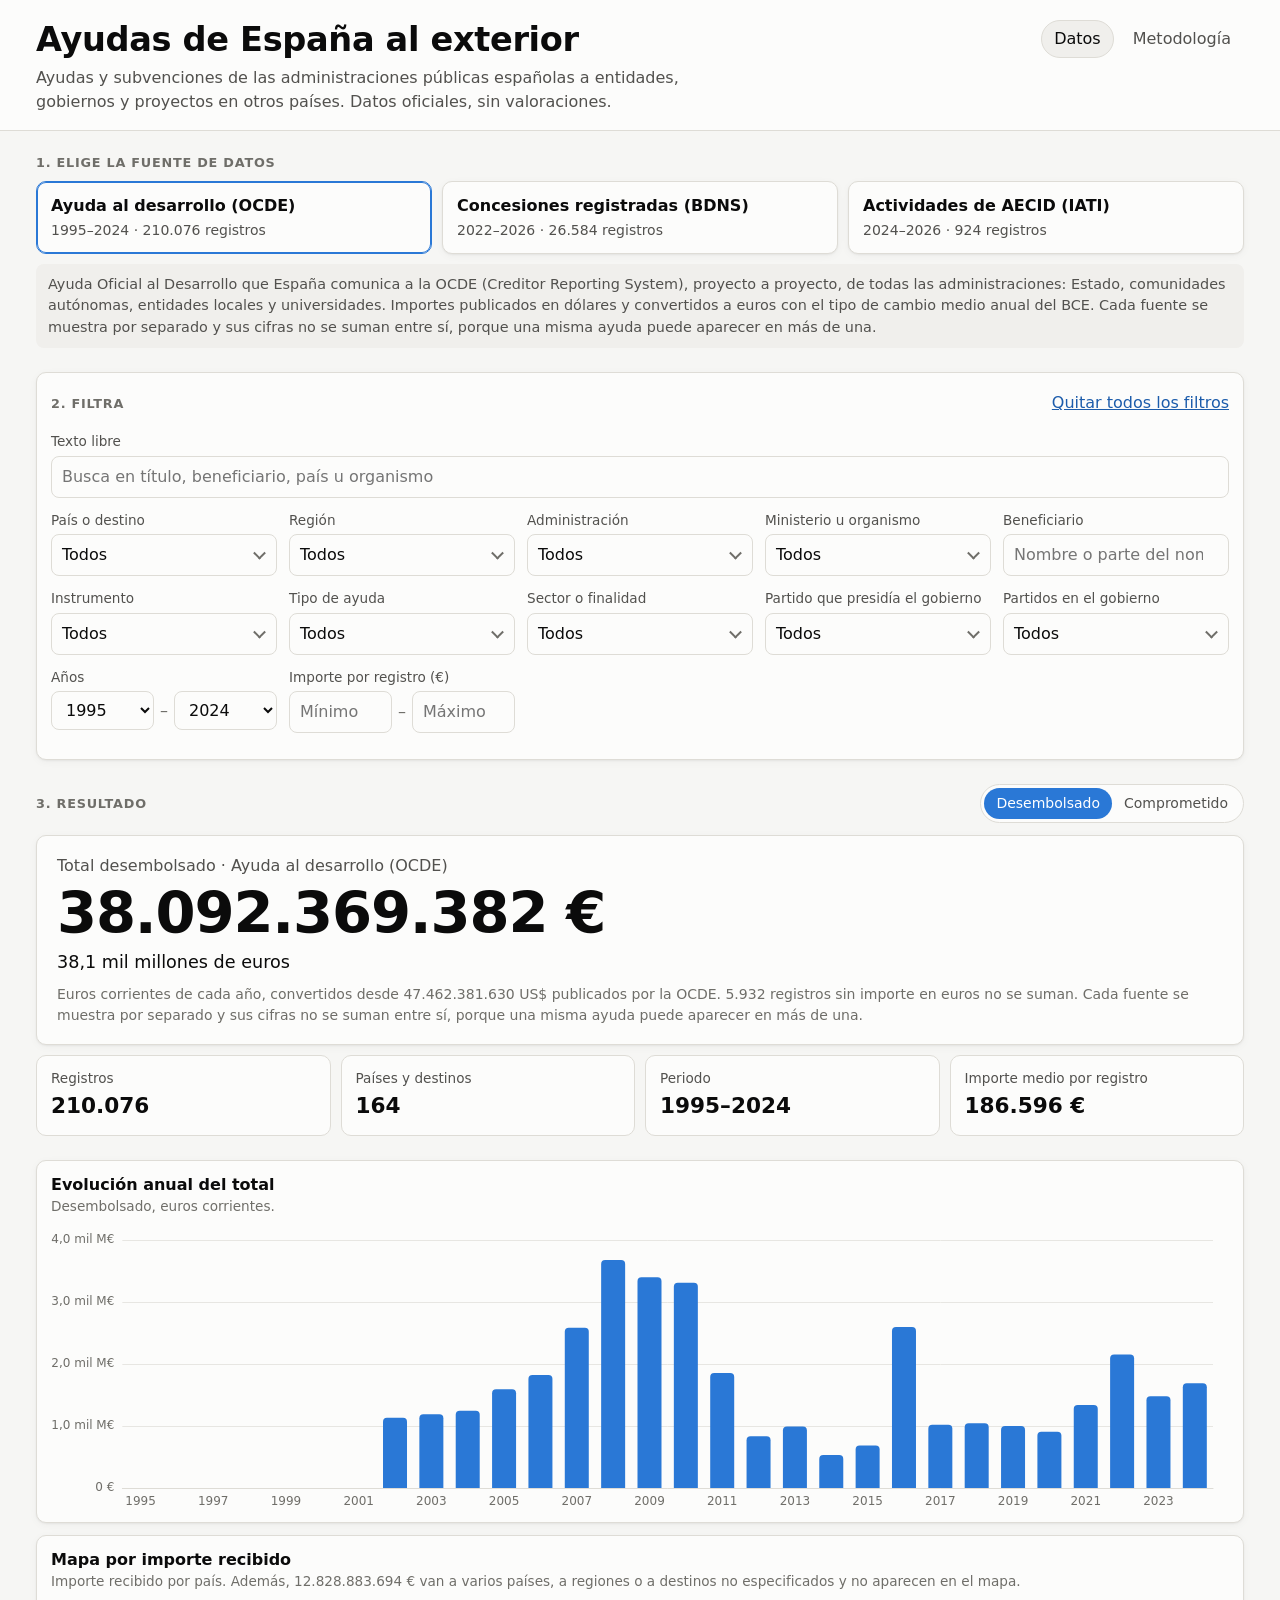
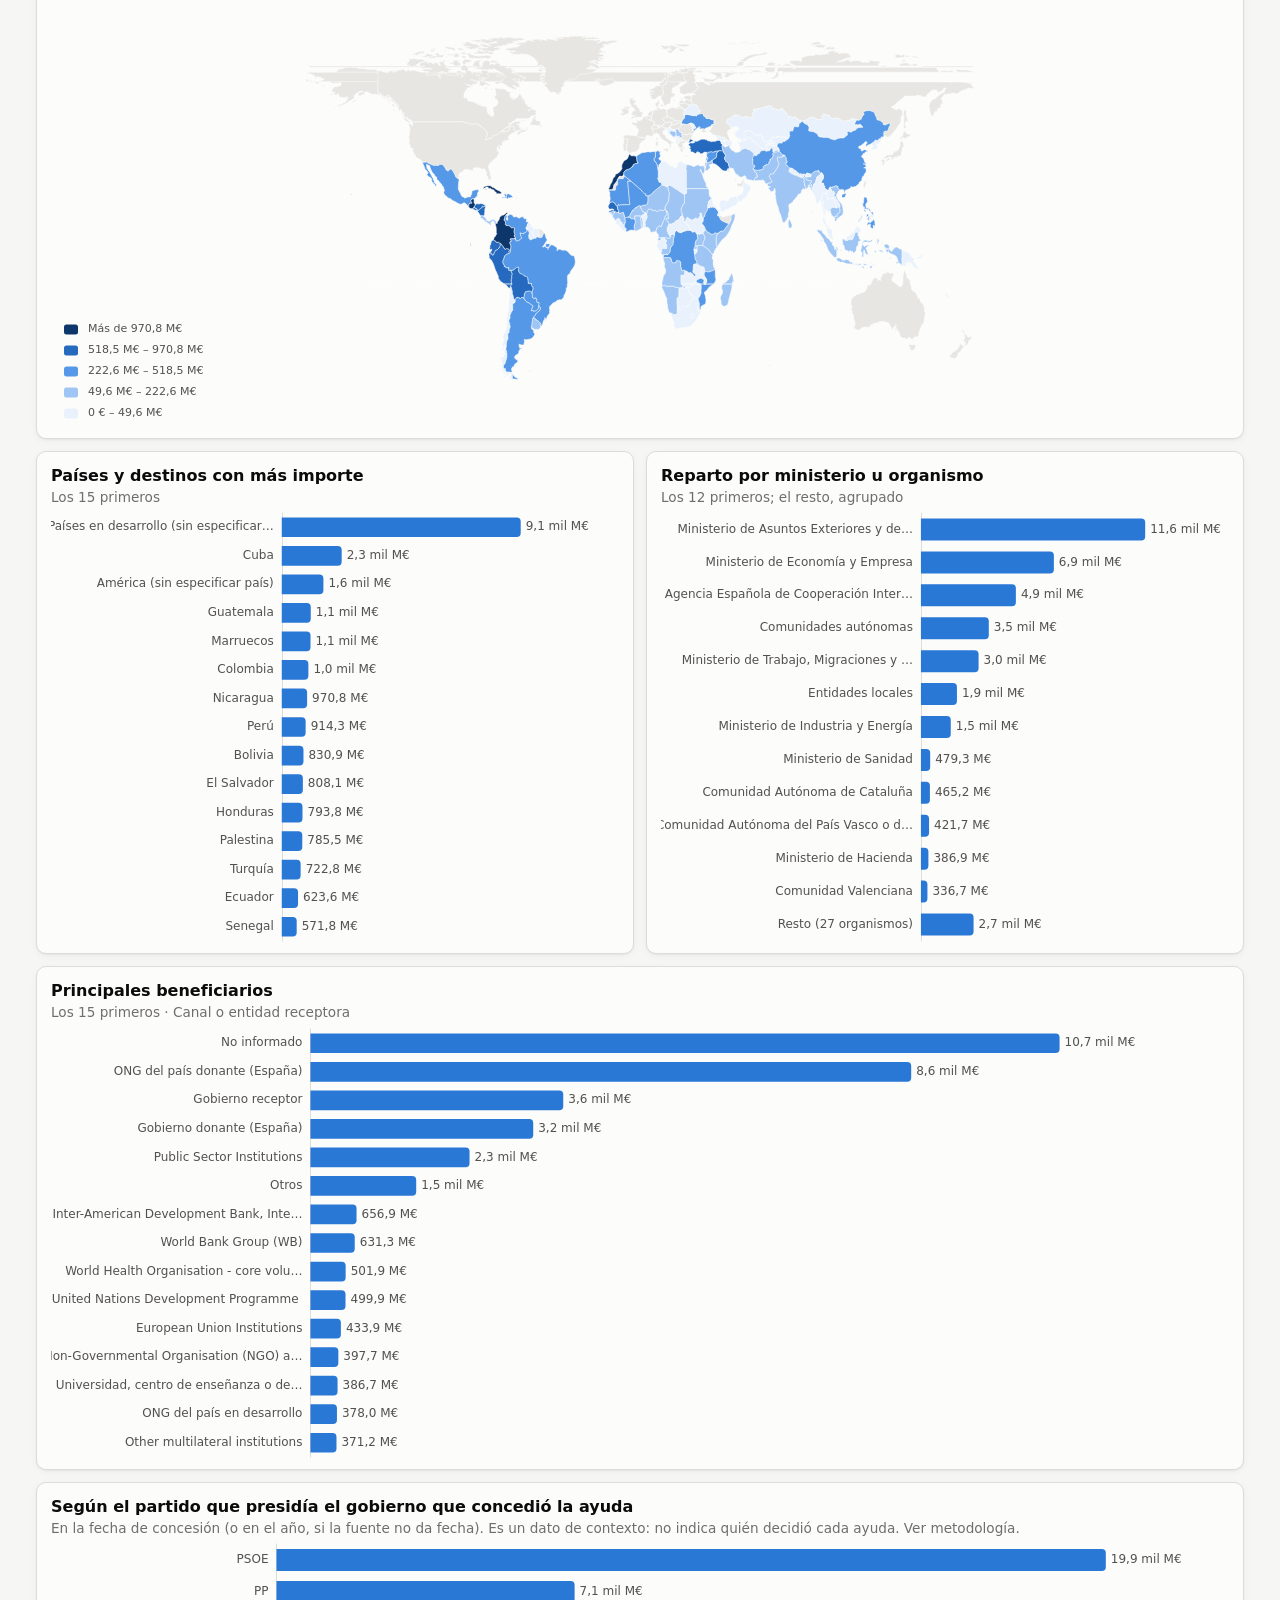
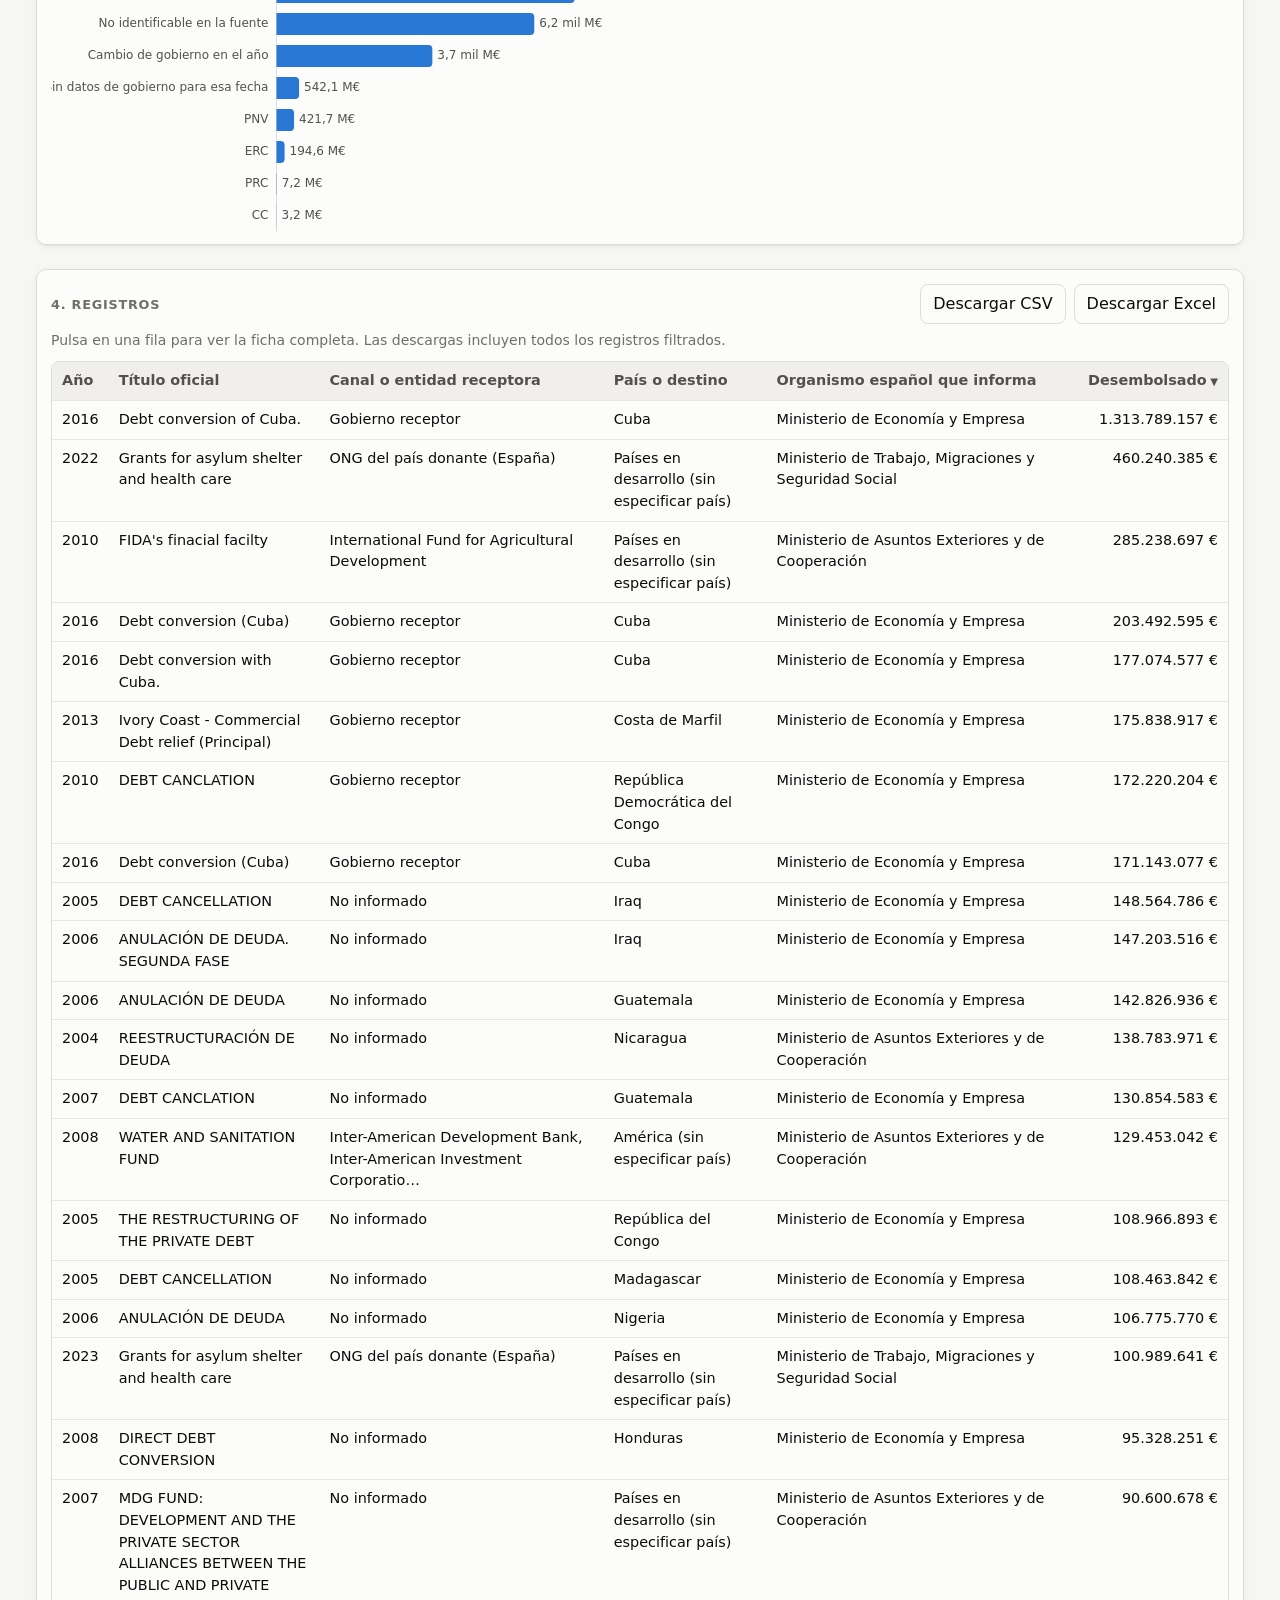
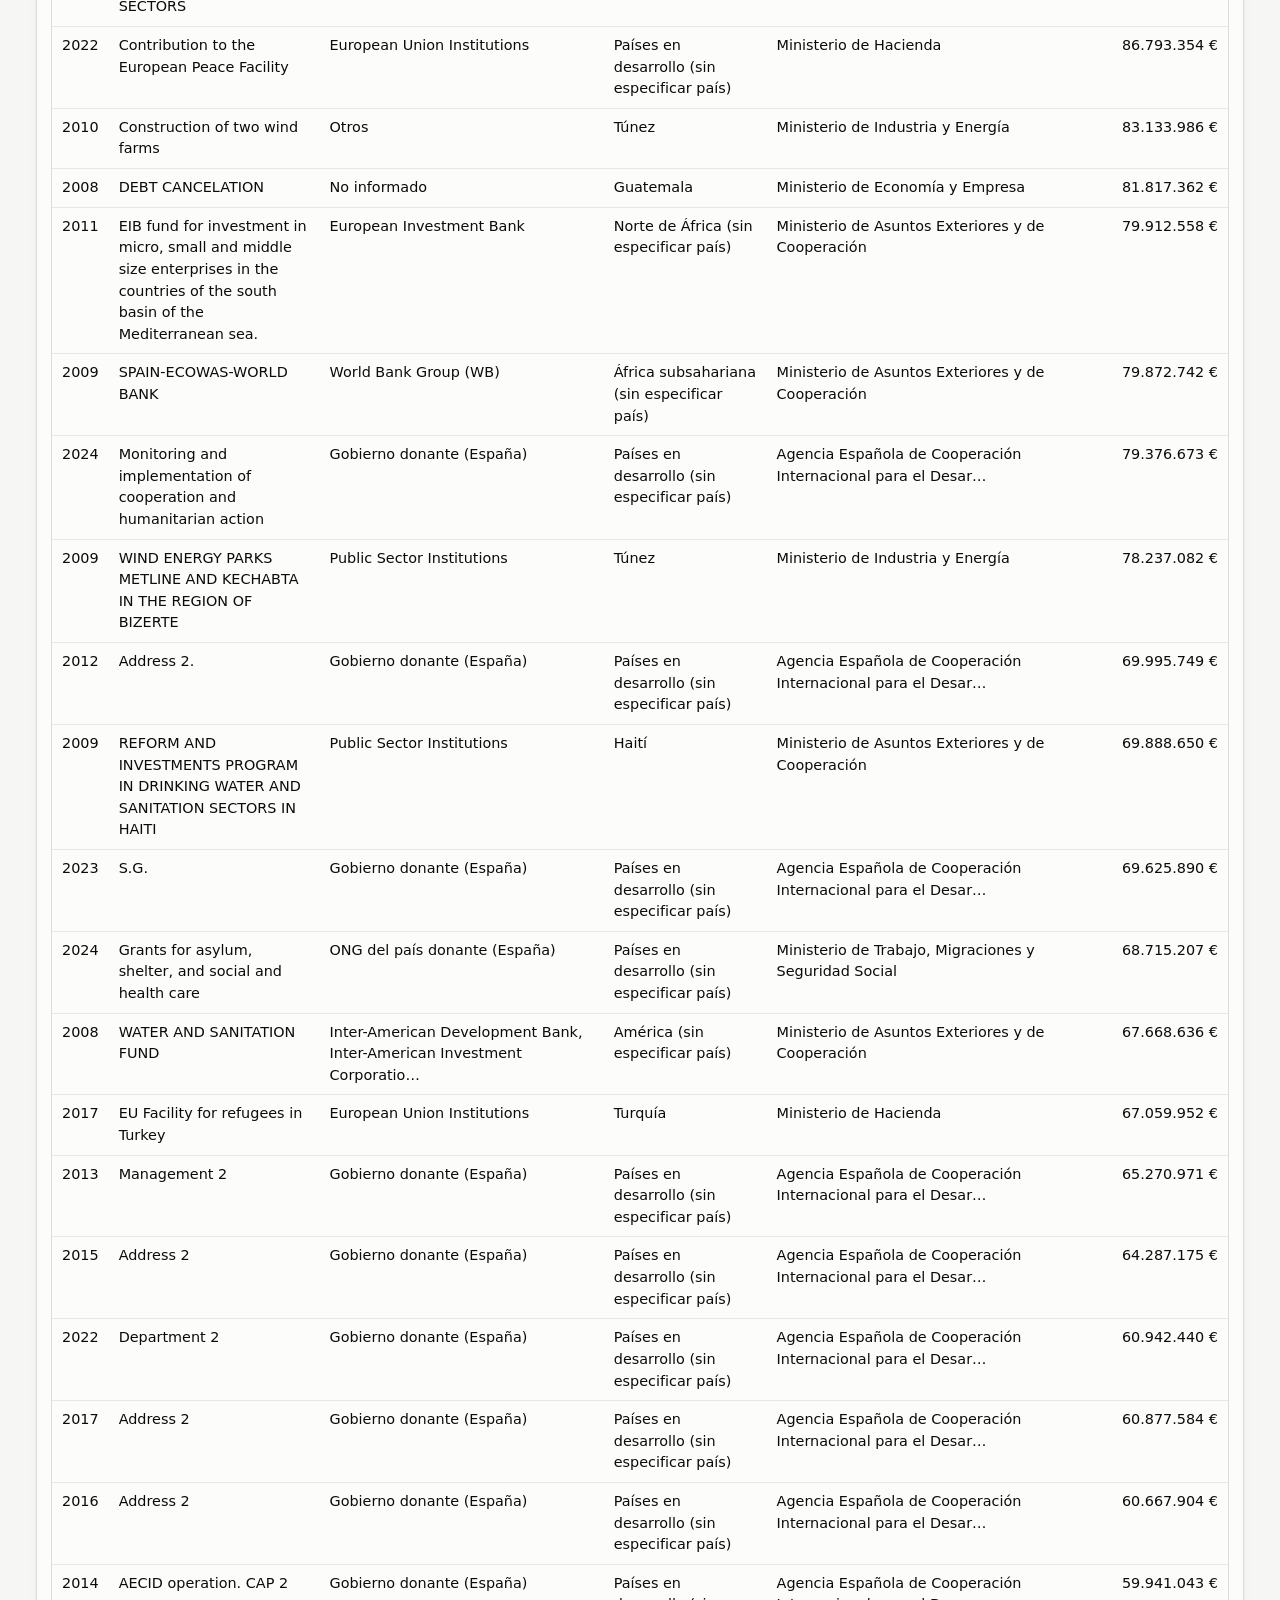
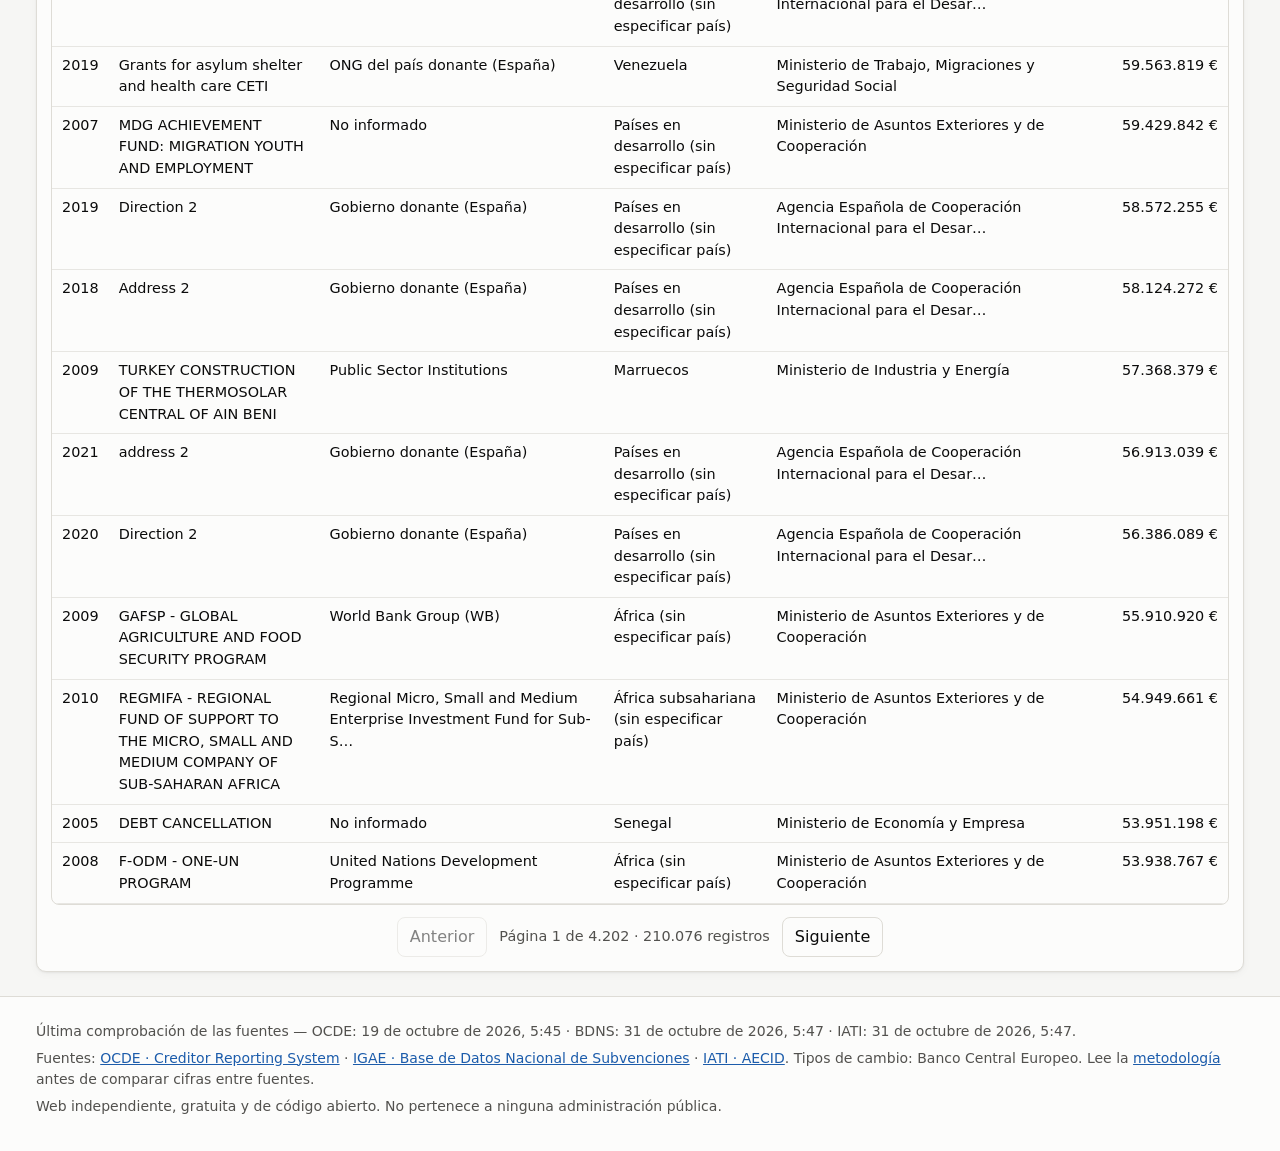
<file: index.html>
<!doctype html>
<html lang="es">
<head>
<meta charset="utf-8">
<meta name="viewport" content="width=device-width, initial-scale=1">
<title>Ayudas de España al exterior</title>
<meta name="description" content="Datos oficiales de las ayudas y subvenciones que el Gobierno de España y otras administraciones conceden a entidades, gobiernos y proyectos en otros países. Fuentes: OCDE (CRS), BDNS e IATI.">
<link rel="icon" href="data:image/svg+xml,%3Csvg xmlns='http://www.w3.org/2000/svg' viewBox='0 0 32 32'%3E%3Ccircle cx='16' cy='16' r='14' fill='none' stroke='%232a78d6' stroke-width='3'/%3E%3Cpath d='M2 16h28M16 2c5 5 5 23 0 28M16 2c-5 5-5 23 0 28' fill='none' stroke='%232a78d6' stroke-width='2'/%3E%3C/svg%3E">
<link rel="stylesheet" href="assets/style.css">
</head>
<body>
<header class="site-header">
  <div class="wrap header-row">
    <div>
      <h1>Ayudas de España al exterior</h1>
      <p class="subtitle">Ayudas y subvenciones de las administraciones públicas españolas a entidades, gobiernos y proyectos en otros países. Datos oficiales, sin valoraciones.</p>
    </div>
    <nav class="top-nav" aria-label="Secciones">
      <a href="index.html" aria-current="page">Datos</a>
      <a href="metodologia.html">Metodología</a>
    </nav>
  </div>
</header>

<main class="wrap">
  <section class="layer-picker" aria-labelledby="capa-titulo">
    <h2 id="capa-titulo" class="section-label">1. Elige la fuente de datos</h2>
    <div class="layer-tabs" role="tablist" id="layer-tabs"></div>
    <p class="layer-note" id="layer-note"></p>
  </section>

  <section class="filters" aria-labelledby="filtros-titulo">
    <div class="filters-head">
      <h2 id="filtros-titulo" class="section-label">2. Filtra</h2>
      <button type="button" class="btn-link" id="reset">Quitar todos los filtros</button>
    </div>
    <div class="filter-grid" id="filter-grid">
      <label class="field field-wide">
        <span>Texto libre</span>
        <input type="search" id="f-texto" placeholder="Busca en título, beneficiario, país u organismo">
      </label>
      <div class="field" data-ms="pn"><span>País o destino</span></div>
      <div class="field" data-ms="r"><span>Región</span></div>
      <div class="field" data-ms="adm"><span>Administración</span></div>
      <div class="field" data-ms="org"><span>Ministerio u organismo</span></div>
      <label class="field">
        <span>Beneficiario</span>
        <input type="search" id="f-benef" placeholder="Nombre o parte del nombre">
      </label>
      <div class="field" data-ms="ins"><span>Instrumento</span></div>
      <div class="field" data-ms="mod"><span>Tipo de ayuda</span></div>
      <div class="field" data-ms="sec"><span>Sector o finalidad</span></div>
      <div class="field" data-ms="gobp"><span>Partido que presidía el gobierno</span></div>
      <div class="field" data-ms="gob"><span>Partidos en el gobierno</span></div>
      <div class="field field-range">
        <span>Años</span>
        <div class="range-row">
          <select id="f-anio-desde" aria-label="Desde el año"></select>
          <span aria-hidden="true">–</span>
          <select id="f-anio-hasta" aria-label="Hasta el año"></select>
        </div>
      </div>
      <div class="field field-range">
        <span>Importe por registro (€)</span>
        <div class="range-row">
          <input type="number" id="f-min" min="0" step="1000" placeholder="Mínimo" inputmode="numeric">
          <span aria-hidden="true">–</span>
          <input type="number" id="f-max" min="0" step="1000" placeholder="Máximo" inputmode="numeric">
        </div>
      </div>
    </div>
    <div class="active-filters" id="active-filters" aria-live="polite"></div>
  </section>

  <section class="totals" aria-labelledby="totales-titulo">
    <div class="totals-head">
      <h2 id="totales-titulo" class="section-label">3. Resultado</h2>
      <div class="measure-toggle" role="radiogroup" aria-label="Importe que se suma" id="measure-toggle"></div>
    </div>
    <div class="hero" id="hero">
      <div class="hero-label" id="hero-label">Cargando datos…</div>
      <div class="hero-value" id="hero-value">—</div>
      <div class="hero-words" id="hero-words"></div>
      <div class="hero-foot" id="hero-foot"></div>
    </div>
    <div class="stat-row">
      <div class="stat"><div class="stat-label">Registros</div><div class="stat-value" id="s-n">—</div></div>
      <div class="stat"><div class="stat-label">Países y destinos</div><div class="stat-value" id="s-paises">—</div></div>
      <div class="stat"><div class="stat-label">Periodo</div><div class="stat-value" id="s-periodo">—</div></div>
      <div class="stat"><div class="stat-label" id="s-media-label">Importe medio por registro</div><div class="stat-value" id="s-media">—</div></div>
    </div>
    <div class="progress" id="progress" hidden><div class="progress-bar" id="progress-bar"></div><span id="progress-text"></span></div>
  </section>

  <section class="charts" aria-label="Gráficas">
    <figure class="card card-wide">
      <figcaption><h3>Evolución anual del total</h3><p class="card-sub" id="c-anual-sub"></p></figcaption>
      <div class="chart" id="c-anual" role="img" aria-label="Gráfica de columnas con el importe total de cada año"></div>
    </figure>
    <figure class="card card-wide">
      <figcaption><h3>Mapa por importe recibido</h3><p class="card-sub" id="c-mapa-sub"></p></figcaption>
      <div class="chart chart-map" id="c-mapa" role="img" aria-label="Mapa del mundo coloreado según el importe recibido por cada país"></div>
    </figure>
    <figure class="card">
      <figcaption><h3>Países y destinos con más importe</h3><p class="card-sub">Los 15 primeros</p></figcaption>
      <div class="chart chart-tall" id="c-paises" role="img" aria-label="Ranking de países por importe"></div>
    </figure>
    <figure class="card">
      <figcaption><h3>Reparto por ministerio u organismo</h3><p class="card-sub">Los 12 primeros; el resto, agrupado</p></figcaption>
      <div class="chart chart-tall" id="c-org" role="img" aria-label="Importe por ministerio u organismo"></div>
    </figure>
    <figure class="card card-wide">
      <figcaption><h3>Principales beneficiarios</h3><p class="card-sub" id="c-benef-sub">Los 15 primeros</p></figcaption>
      <div class="chart chart-tall" id="c-benef" role="img" aria-label="Ranking de beneficiarios por importe"></div>
    </figure>
    <figure class="card card-wide">
      <figcaption><h3>Según el partido que presidía el gobierno que concedió la ayuda</h3><p class="card-sub">En la fecha de concesión (o en el año, si la fuente no da fecha). Es un dato de contexto: no indica quién decidió cada ayuda. Ver metodología.</p></figcaption>
      <div class="chart" id="c-gob" role="img" aria-label="Importe según el partido que presidía el gobierno concedente"></div>
    </figure>
  </section>

  <section class="records" aria-labelledby="registros-titulo">
    <div class="records-head">
      <h2 id="registros-titulo" class="section-label">4. Registros</h2>
      <div class="downloads">
        <button type="button" class="btn" id="dl-csv">Descargar CSV</button>
        <button type="button" class="btn" id="dl-xlsx">Descargar Excel</button>
      </div>
    </div>
    <p class="records-note">Pulsa en una fila para ver la ficha completa. Las descargas incluyen todos los registros filtrados.</p>
    <div class="table-wrap">
      <table class="table" id="tabla">
        <thead><tr>
          <th scope="col" data-sort="a">Año</th>
          <th scope="col" data-sort="t">Título oficial</th>
          <th scope="col" data-sort="b">Beneficiario</th>
          <th scope="col" data-sort="pn">País o destino</th>
          <th scope="col" data-sort="org">Organismo</th>
          <th scope="col" data-sort="imp" class="num">Importe</th>
        </tr></thead>
        <tbody></tbody>
      </table>
    </div>
    <div class="pager">
      <button type="button" class="btn" id="prev">Anterior</button>
      <span id="page-info"></span>
      <button type="button" class="btn" id="next">Siguiente</button>
    </div>
  </section>
</main>

<dialog id="ficha" class="ficha" aria-labelledby="ficha-titulo">
  <form method="dialog" class="ficha-close"><button class="btn-link" aria-label="Cerrar ficha">Cerrar ✕</button></form>
  <div id="ficha-body"></div>
</dialog>

<footer class="site-footer">
  <div class="wrap">
    <p id="footer-update"></p>
    <p>Fuentes: <a href="https://www.oecd.org/en/data/datasets/creditor-reporting-system-crs.html" rel="noopener">OCDE · Creditor Reporting System</a> ·
      <a href="https://www.infosubvenciones.es/" rel="noopener">IGAE · Base de Datos Nacional de Subvenciones</a> ·
      <a href="https://iatistandard.org/" rel="noopener">IATI · AECID</a>. Tipos de cambio: Banco Central Europeo.
      Lee la <a href="metodologia.html">metodología</a> antes de comparar cifras entre fuentes.</p>
    <p>Web independiente, gratuita y de código abierto. No pertenece a ninguna administración pública.</p>
  </div>
</footer>

<script src="assets/vendor/echarts.min.js" defer></script>
<script src="assets/vendor/topojson-client.min.js" defer></script>
<script src="assets/app.js" defer></script>
</body>
</html>
</file>
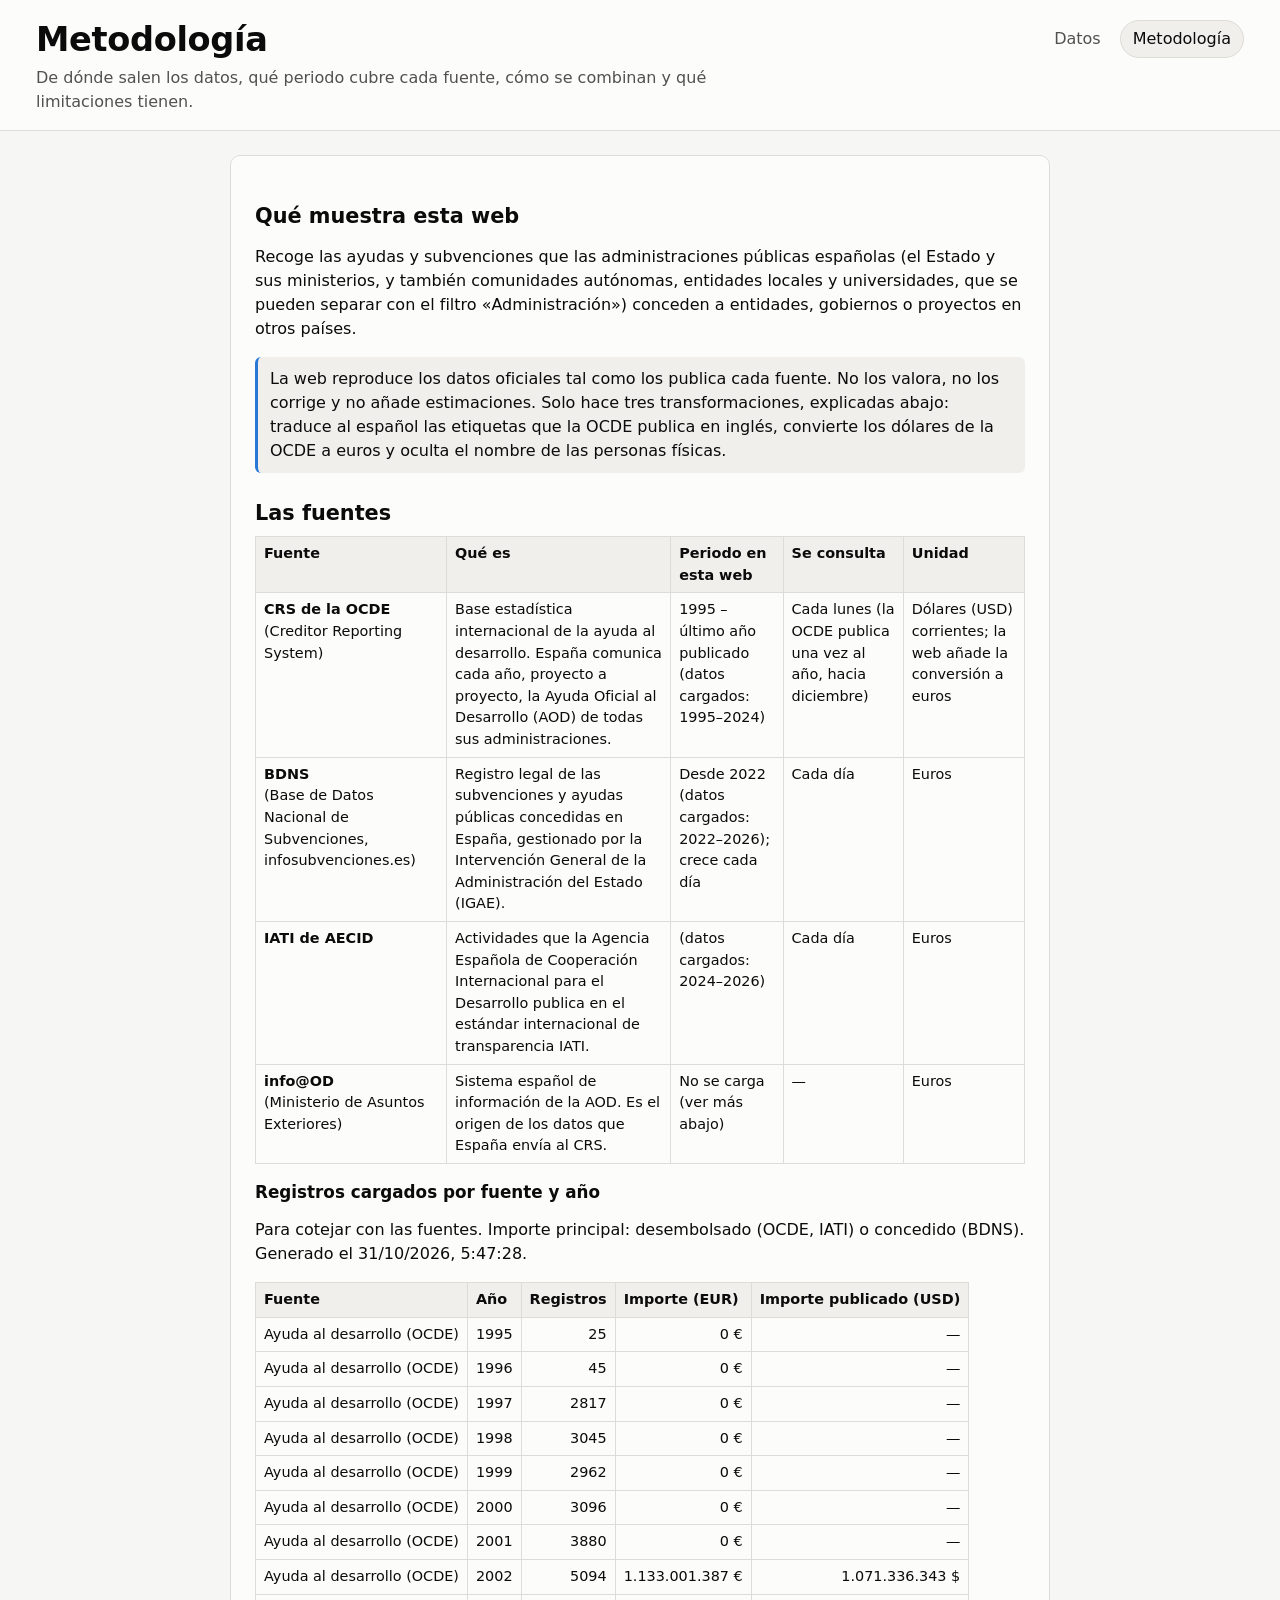
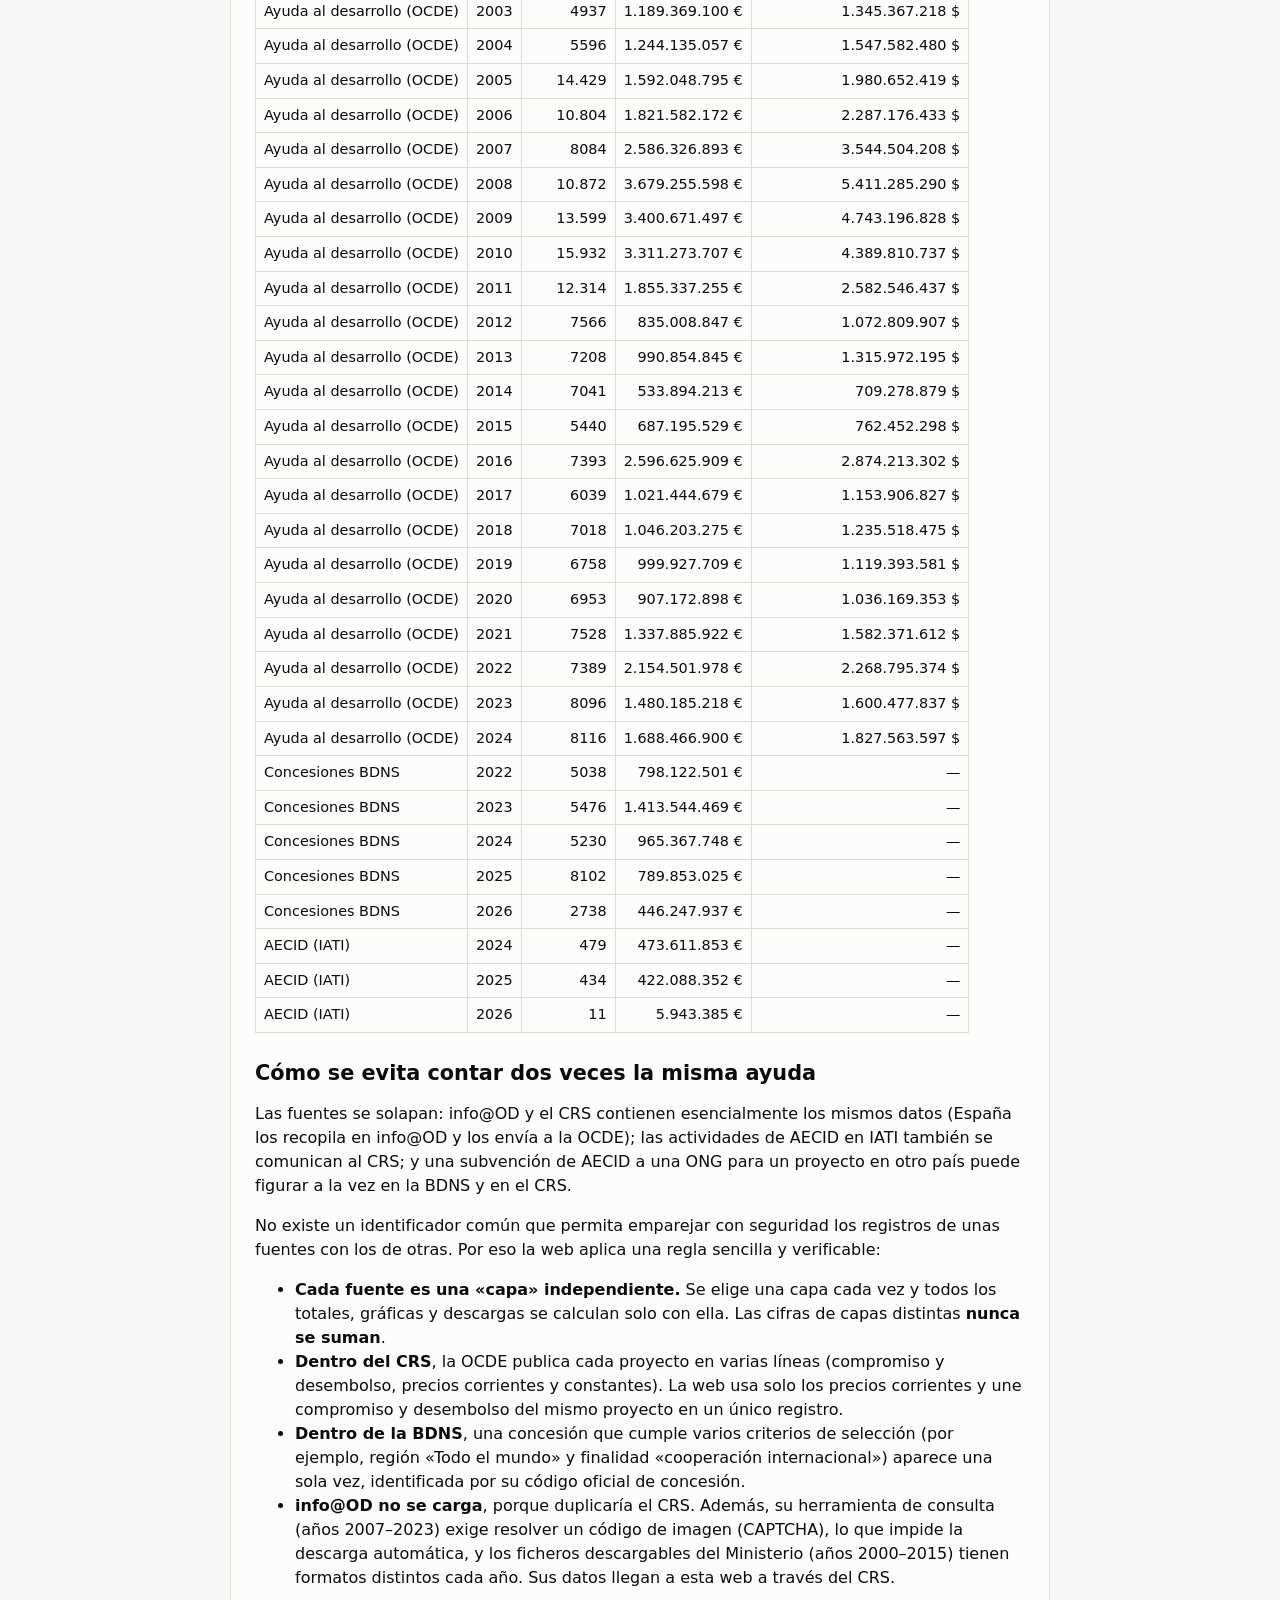
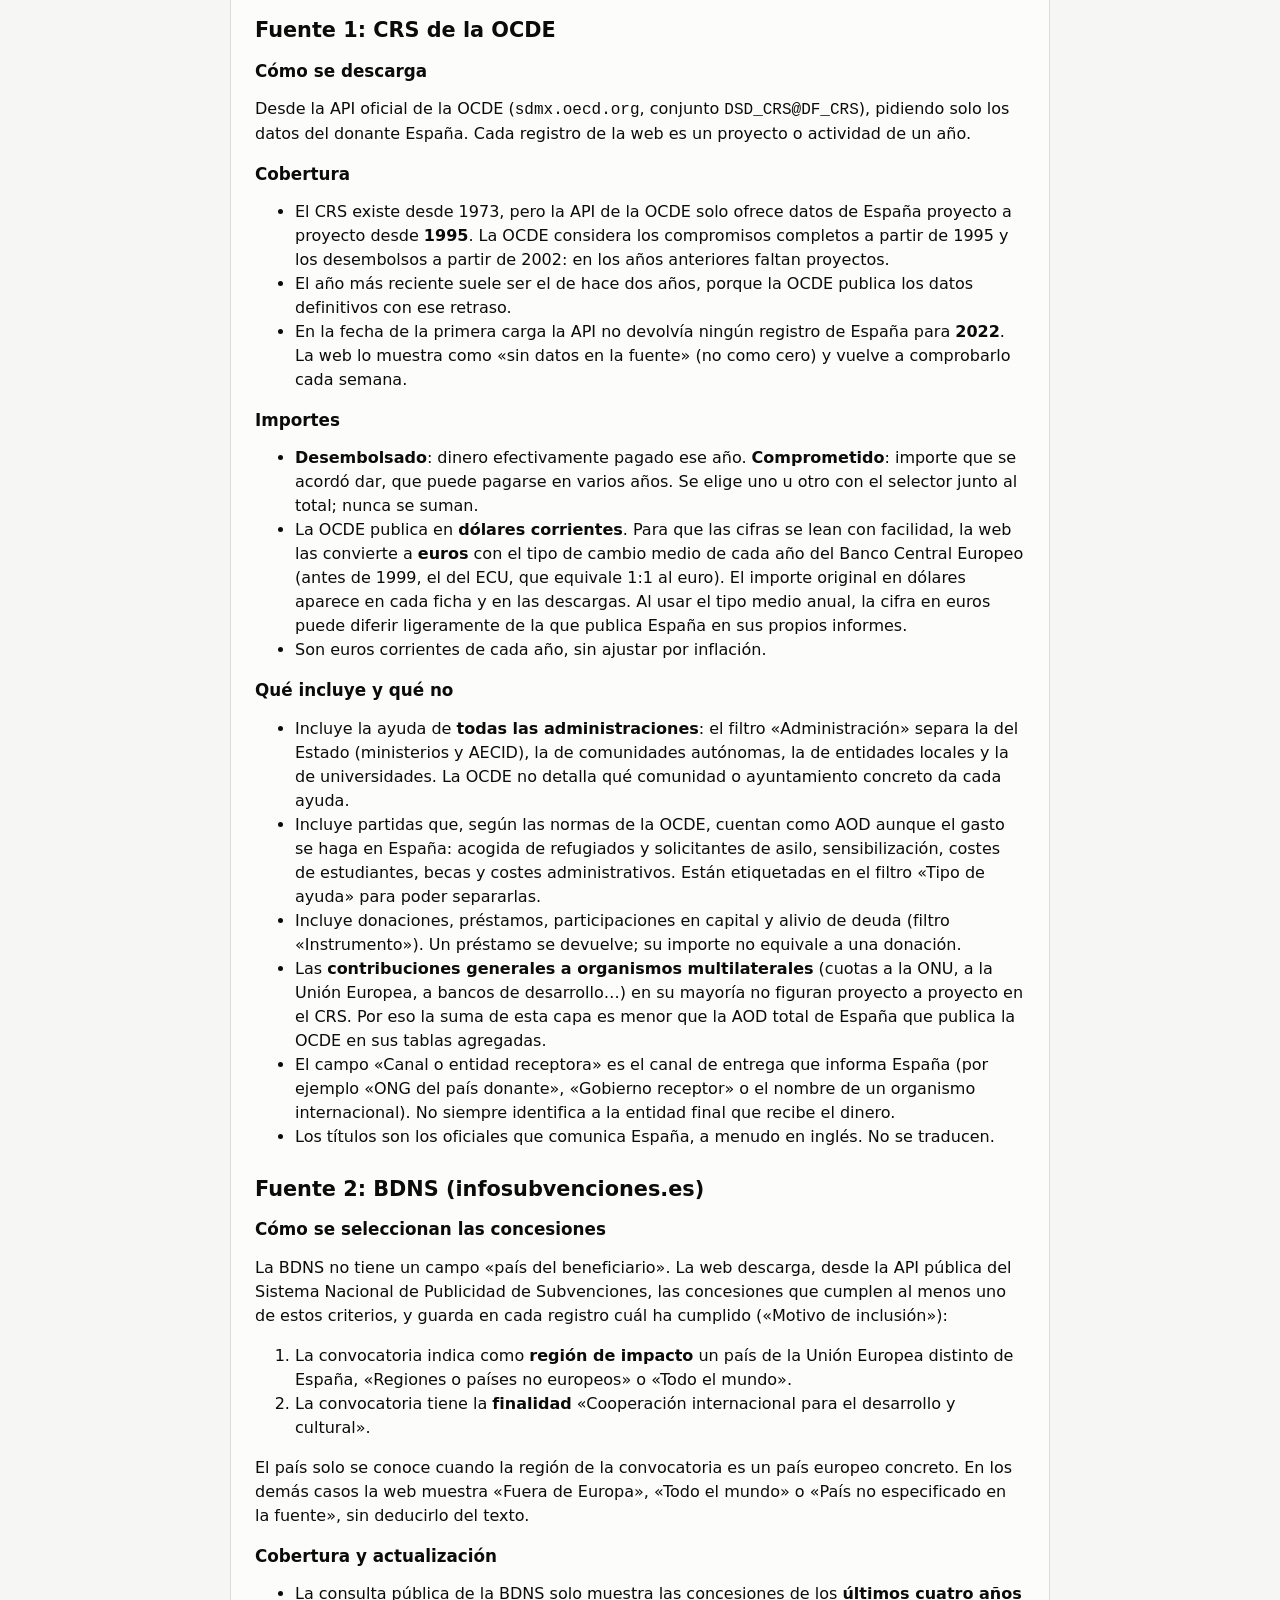
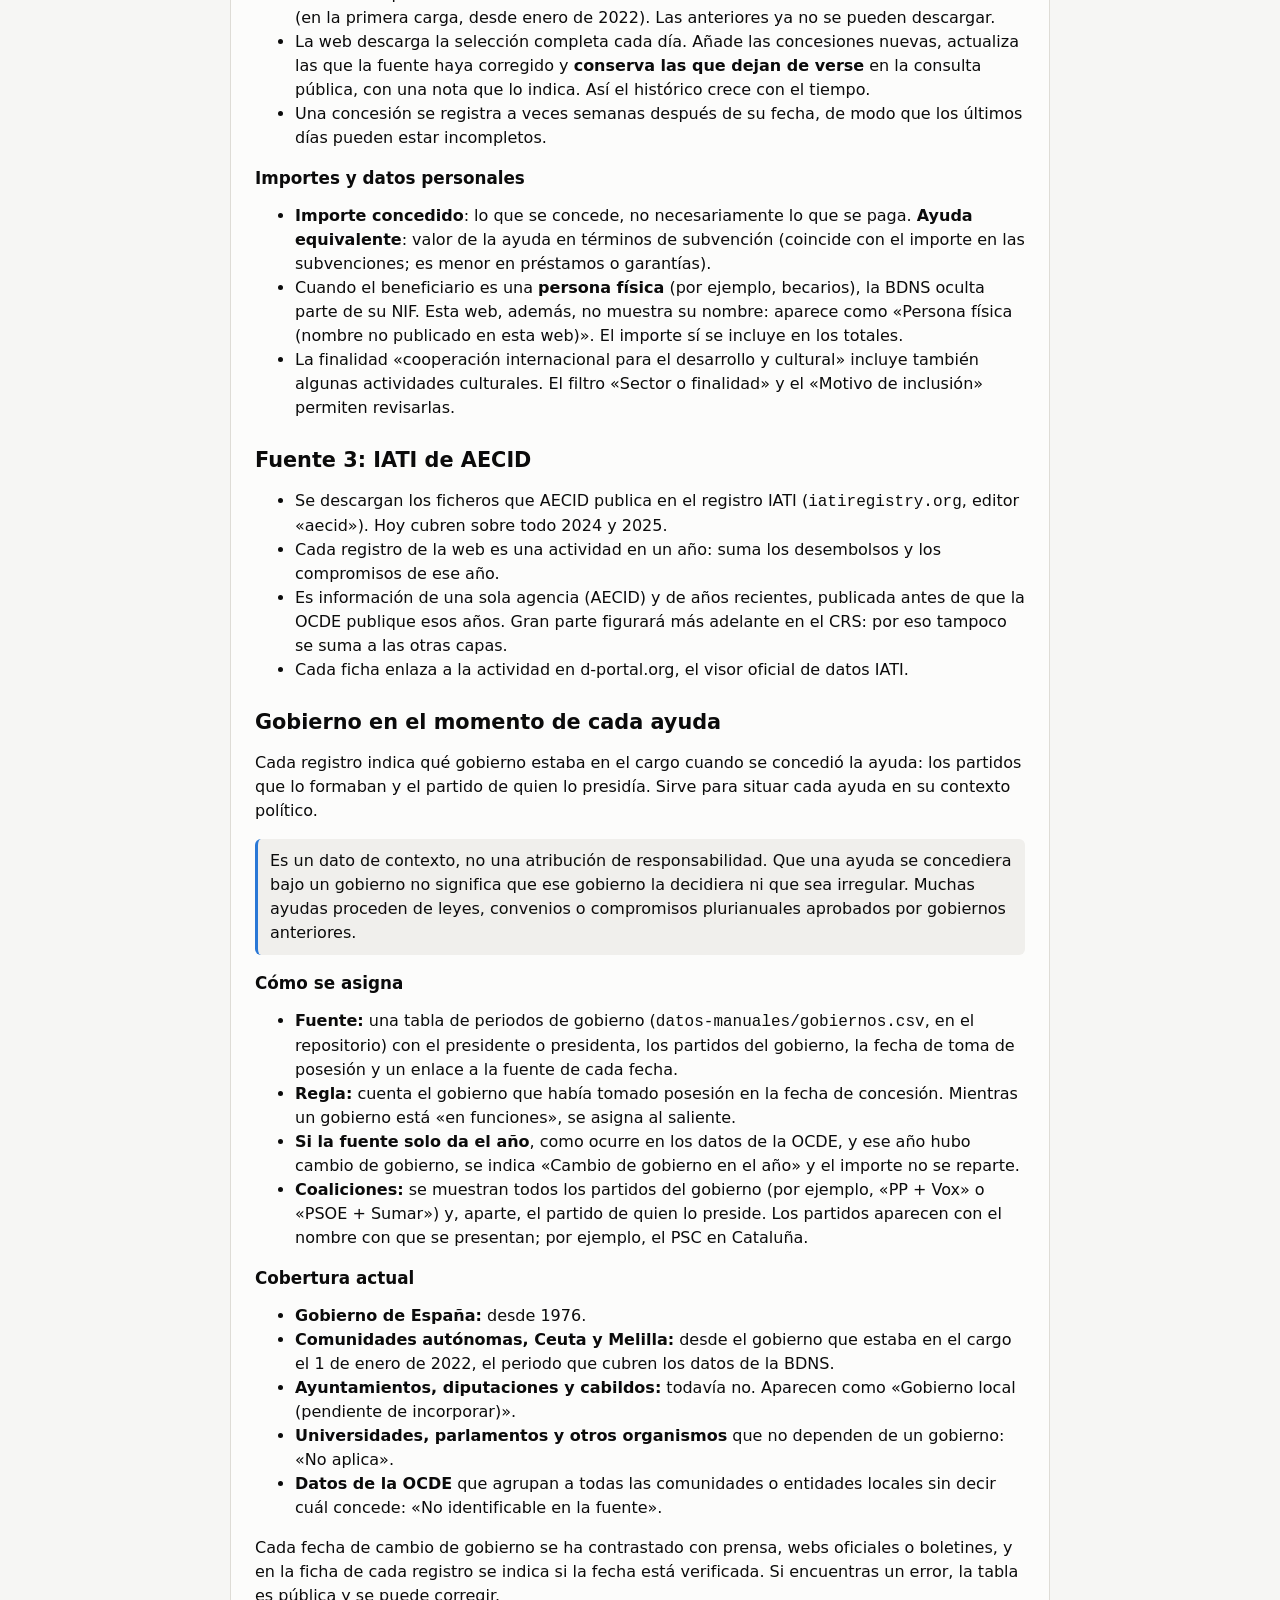
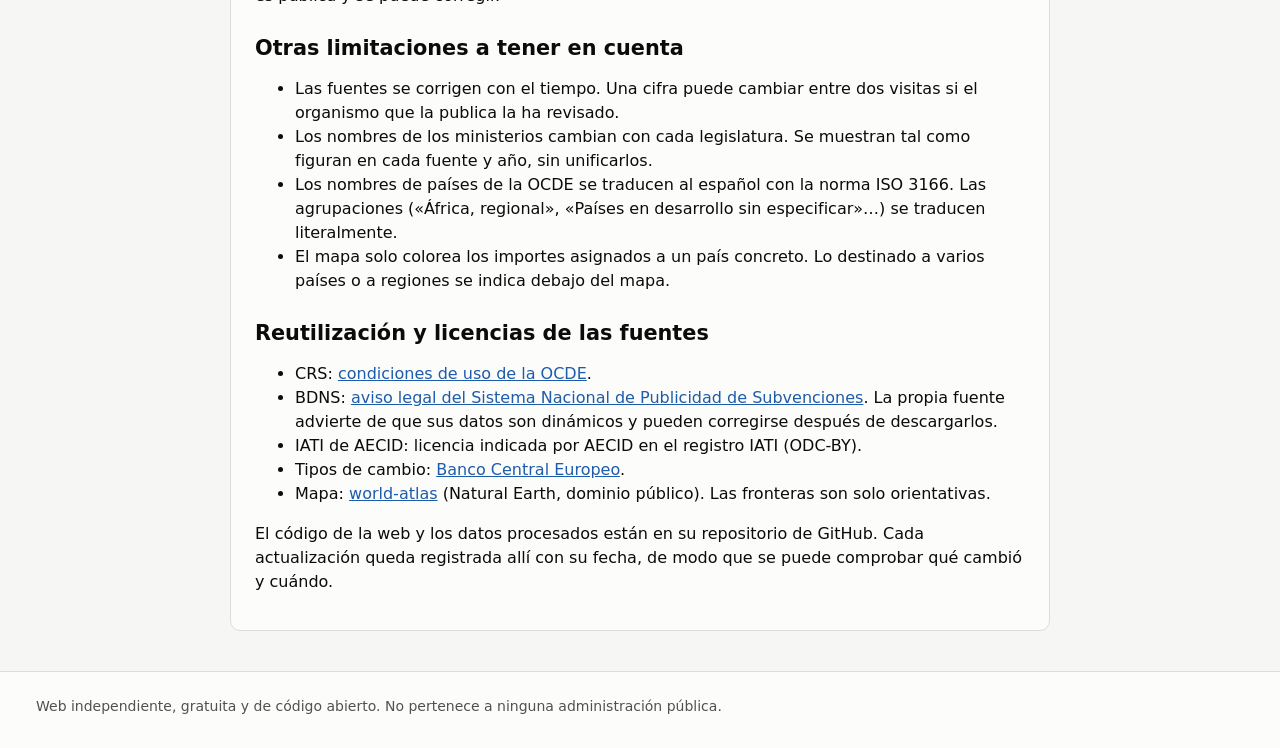
<file: metodologia.html>
<!doctype html>
<html lang="es">
<head>
<meta charset="utf-8">
<meta name="viewport" content="width=device-width, initial-scale=1">
<title>Metodología · Ayudas de España al exterior</title>
<meta name="description" content="De dónde salen los datos, qué periodo cubre cada fuente, cómo se combinan sin contar dos veces y cuáles son sus limitaciones.">
<link rel="icon" href="data:image/svg+xml,%3Csvg xmlns='http://www.w3.org/2000/svg' viewBox='0 0 32 32'%3E%3Ccircle cx='16' cy='16' r='14' fill='none' stroke='%232a78d6' stroke-width='3'/%3E%3Cpath d='M2 16h28M16 2c5 5 5 23 0 28M16 2c-5 5-5 23 0 28' fill='none' stroke='%232a78d6' stroke-width='2'/%3E%3C/svg%3E">
<link rel="stylesheet" href="assets/style.css">
</head>
<body>
<header class="site-header">
  <div class="wrap header-row">
    <div>
      <h1>Metodología</h1>
      <p class="subtitle">De dónde salen los datos, qué periodo cubre cada fuente, cómo se combinan y qué limitaciones tienen.</p>
    </div>
    <nav class="top-nav" aria-label="Secciones">
      <a href="index.html">Datos</a>
      <a href="metodologia.html" aria-current="page">Metodología</a>
    </nav>
  </div>
</header>

<main class="wrap">
<article class="doc">

<h2>Qué muestra esta web</h2>
<p>Recoge las ayudas y subvenciones que las administraciones públicas españolas (el Estado y sus ministerios, y también comunidades autónomas, entidades locales y universidades, que se pueden separar con el filtro «Administración») conceden a entidades, gobiernos o proyectos en otros países.</p>
<p class="callout">La web reproduce los datos oficiales tal como los publica cada fuente. No los valora, no los corrige y no añade estimaciones. Solo hace tres transformaciones, explicadas abajo: traduce al español las etiquetas que la OCDE publica en inglés, convierte los dólares de la OCDE a euros y oculta el nombre de las personas físicas.</p>

<h2>Las fuentes</h2>
<table>
  <thead><tr><th>Fuente</th><th>Qué es</th><th>Periodo en esta web</th><th>Se consulta</th><th>Unidad</th></tr></thead>
  <tbody>
    <tr><td><strong>CRS de la OCDE</strong><br>(Creditor Reporting System)</td><td>Base estadística internacional de la ayuda al desarrollo. España comunica cada año, proyecto a proyecto, la Ayuda Oficial al Desarrollo (AOD) de todas sus administraciones.</td><td>1995 – último año publicado <span data-cov="aod"></span></td><td>Cada lunes (la OCDE publica una vez al año, hacia diciembre)</td><td>Dólares (USD) corrientes; la web añade la conversión a euros</td></tr>
    <tr><td><strong>BDNS</strong><br>(Base de Datos Nacional de Subvenciones, infosubvenciones.es)</td><td>Registro legal de las subvenciones y ayudas públicas concedidas en España, gestionado por la Intervención General de la Administración del Estado (IGAE).</td><td>Desde 2022 <span data-cov="bdns"></span>; crece cada día</td><td>Cada día</td><td>Euros</td></tr>
    <tr><td><strong>IATI de AECID</strong></td><td>Actividades que la Agencia Española de Cooperación Internacional para el Desarrollo publica en el estándar internacional de transparencia IATI.</td><td><span data-cov="iati"></span></td><td>Cada día</td><td>Euros</td></tr>
    <tr><td><strong>info@OD</strong><br>(Ministerio de Asuntos Exteriores)</td><td>Sistema español de información de la AOD. Es el origen de los datos que España envía al CRS.</td><td>No se carga (ver más abajo)</td><td>—</td><td>Euros</td></tr>
  </tbody>
</table>
<div id="cobertura"></div>

<h2>Cómo se evita contar dos veces la misma ayuda</h2>
<p>Las fuentes se solapan: info@OD y el CRS contienen esencialmente los mismos datos (España los recopila en info@OD y los envía a la OCDE); las actividades de AECID en IATI también se comunican al CRS; y una subvención de AECID a una ONG para un proyecto en otro país puede figurar a la vez en la BDNS y en el CRS.</p>
<p>No existe un identificador común que permita emparejar con seguridad los registros de unas fuentes con los de otras. Por eso la web aplica una regla sencilla y verificable:</p>
<ul>
  <li><strong>Cada fuente es una «capa» independiente.</strong> Se elige una capa cada vez y todos los totales, gráficas y descargas se calculan solo con ella. Las cifras de capas distintas <strong>nunca se suman</strong>.</li>
  <li><strong>Dentro del CRS</strong>, la OCDE publica cada proyecto en varias líneas (compromiso y desembolso, precios corrientes y constantes). La web usa solo los precios corrientes y une compromiso y desembolso del mismo proyecto en un único registro.</li>
  <li><strong>Dentro de la BDNS</strong>, una concesión que cumple varios criterios de selección (por ejemplo, región «Todo el mundo» y finalidad «cooperación internacional») aparece una sola vez, identificada por su código oficial de concesión.</li>
  <li><strong>info@OD no se carga</strong>, porque duplicaría el CRS. Además, su herramienta de consulta (años 2007–2023) exige resolver un código de imagen (CAPTCHA), lo que impide la descarga automática, y los ficheros descargables del Ministerio (años 2000–2015) tienen formatos distintos cada año. Sus datos llegan a esta web a través del CRS.</li>
</ul>

<h2>Fuente 1: CRS de la OCDE</h2>
<h3>Cómo se descarga</h3>
<p>Desde la API oficial de la OCDE (<code>sdmx.oecd.org</code>, conjunto <code>DSD_CRS@DF_CRS</code>), pidiendo solo los datos del donante España. Cada registro de la web es un proyecto o actividad de un año.</p>
<h3>Cobertura</h3>
<ul>
  <li>El CRS existe desde 1973, pero la API de la OCDE solo ofrece datos de España proyecto a proyecto desde <strong>1995</strong>. La OCDE considera los compromisos completos a partir de 1995 y los desembolsos a partir de 2002: en los años anteriores faltan proyectos.</li>
  <li>El año más reciente suele ser el de hace dos años, porque la OCDE publica los datos definitivos con ese retraso.</li>
  <li>En la fecha de la primera carga la API no devolvía ningún registro de España para <strong>2022</strong>. La web lo muestra como «sin datos en la fuente» (no como cero) y vuelve a comprobarlo cada semana.</li>
</ul>
<h3>Importes</h3>
<ul>
  <li><strong>Desembolsado</strong>: dinero efectivamente pagado ese año. <strong>Comprometido</strong>: importe que se acordó dar, que puede pagarse en varios años. Se elige uno u otro con el selector junto al total; nunca se suman.</li>
  <li>La OCDE publica en <strong>dólares corrientes</strong>. Para que las cifras se lean con facilidad, la web las convierte a <strong>euros</strong> con el tipo de cambio medio de cada año del Banco Central Europeo (antes de 1999, el del ECU, que equivale 1:1 al euro). El importe original en dólares aparece en cada ficha y en las descargas. Al usar el tipo medio anual, la cifra en euros puede diferir ligeramente de la que publica España en sus propios informes.</li>
  <li>Son euros corrientes de cada año, sin ajustar por inflación.</li>
</ul>
<h3>Qué incluye y qué no</h3>
<ul>
  <li>Incluye la ayuda de <strong>todas las administraciones</strong>: el filtro «Administración» separa la del Estado (ministerios y AECID), la de comunidades autónomas, la de entidades locales y la de universidades. La OCDE no detalla qué comunidad o ayuntamiento concreto da cada ayuda.</li>
  <li>Incluye partidas que, según las normas de la OCDE, cuentan como AOD aunque el gasto se haga en España: acogida de refugiados y solicitantes de asilo, sensibilización, costes de estudiantes, becas y costes administrativos. Están etiquetadas en el filtro «Tipo de ayuda» para poder separarlas.</li>
  <li>Incluye donaciones, préstamos, participaciones en capital y alivio de deuda (filtro «Instrumento»). Un préstamo se devuelve; su importe no equivale a una donación.</li>
  <li>Las <strong>contribuciones generales a organismos multilaterales</strong> (cuotas a la ONU, a la Unión Europea, a bancos de desarrollo…) en su mayoría no figuran proyecto a proyecto en el CRS. Por eso la suma de esta capa es menor que la AOD total de España que publica la OCDE en sus tablas agregadas.</li>
  <li>El campo «Canal o entidad receptora» es el canal de entrega que informa España (por ejemplo «ONG del país donante», «Gobierno receptor» o el nombre de un organismo internacional). No siempre identifica a la entidad final que recibe el dinero.</li>
  <li>Los títulos son los oficiales que comunica España, a menudo en inglés. No se traducen.</li>
</ul>

<h2>Fuente 2: BDNS (infosubvenciones.es)</h2>
<h3>Cómo se seleccionan las concesiones</h3>
<p>La BDNS no tiene un campo «país del beneficiario». La web descarga, desde la API pública del Sistema Nacional de Publicidad de Subvenciones, las concesiones que cumplen al menos uno de estos criterios, y guarda en cada registro cuál ha cumplido («Motivo de inclusión»):</p>
<ol>
  <li>La convocatoria indica como <strong>región de impacto</strong> un país de la Unión Europea distinto de España, «Regiones o países no europeos» o «Todo el mundo».</li>
  <li>La convocatoria tiene la <strong>finalidad</strong> «Cooperación internacional para el desarrollo y cultural».</li>
</ol>
<p>El país solo se conoce cuando la región de la convocatoria es un país europeo concreto. En los demás casos la web muestra «Fuera de Europa», «Todo el mundo» o «País no especificado en la fuente», sin deducirlo del texto.</p>
<h3>Cobertura y actualización</h3>
<ul>
  <li>La consulta pública de la BDNS solo muestra las concesiones de los <strong>últimos cuatro años</strong> (en la primera carga, desde enero de 2022). Las anteriores ya no se pueden descargar.</li>
  <li>La web descarga la selección completa cada día. Añade las concesiones nuevas, actualiza las que la fuente haya corregido y <strong>conserva las que dejan de verse</strong> en la consulta pública, con una nota que lo indica. Así el histórico crece con el tiempo.</li>
  <li>Una concesión se registra a veces semanas después de su fecha, de modo que los últimos días pueden estar incompletos.</li>
</ul>
<h3>Importes y datos personales</h3>
<ul>
  <li><strong>Importe concedido</strong>: lo que se concede, no necesariamente lo que se paga. <strong>Ayuda equivalente</strong>: valor de la ayuda en términos de subvención (coincide con el importe en las subvenciones; es menor en préstamos o garantías).</li>
  <li>Cuando el beneficiario es una <strong>persona física</strong> (por ejemplo, becarios), la BDNS oculta parte de su NIF. Esta web, además, no muestra su nombre: aparece como «Persona física (nombre no publicado en esta web)». El importe sí se incluye en los totales.</li>
  <li>La finalidad «cooperación internacional para el desarrollo y cultural» incluye también algunas actividades culturales. El filtro «Sector o finalidad» y el «Motivo de inclusión» permiten revisarlas.</li>
</ul>

<h2>Fuente 3: IATI de AECID</h2>
<ul>
  <li>Se descargan los ficheros que AECID publica en el registro IATI (<code>iatiregistry.org</code>, editor «aecid»). Hoy cubren sobre todo 2024 y 2025.</li>
  <li>Cada registro de la web es una actividad en un año: suma los desembolsos y los compromisos de ese año.</li>
  <li>Es información de una sola agencia (AECID) y de años recientes, publicada antes de que la OCDE publique esos años. Gran parte figurará más adelante en el CRS: por eso tampoco se suma a las otras capas.</li>
  <li>Cada ficha enlaza a la actividad en d-portal.org, el visor oficial de datos IATI.</li>
</ul>

<h2>Gobierno en el momento de cada ayuda</h2>
<p>Cada registro indica qué gobierno estaba en el cargo cuando se concedió la ayuda: los partidos que lo formaban y el partido de quien lo presidía. Sirve para situar cada ayuda en su contexto político.</p>
<p class="callout">Es un dato de contexto, no una atribución de responsabilidad. Que una ayuda se concediera bajo un gobierno no significa que ese gobierno la decidiera ni que sea irregular. Muchas ayudas proceden de leyes, convenios o compromisos plurianuales aprobados por gobiernos anteriores.</p>
<h3>Cómo se asigna</h3>
<ul>
  <li><strong>Fuente:</strong> una tabla de periodos de gobierno (<code>datos-manuales/gobiernos.csv</code>, en el repositorio) con el presidente o presidenta, los partidos del gobierno, la fecha de toma de posesión y un enlace a la fuente de cada fecha.</li>
  <li><strong>Regla:</strong> cuenta el gobierno que había tomado posesión en la fecha de concesión. Mientras un gobierno está «en funciones», se asigna al saliente.</li>
  <li><strong>Si la fuente solo da el año</strong>, como ocurre en los datos de la OCDE, y ese año hubo cambio de gobierno, se indica «Cambio de gobierno en el año» y el importe no se reparte.</li>
  <li><strong>Coaliciones:</strong> se muestran todos los partidos del gobierno (por ejemplo, «PP + Vox» o «PSOE + Sumar») y, aparte, el partido de quien lo preside. Los partidos aparecen con el nombre con que se presentan; por ejemplo, el PSC en Cataluña.</li>
</ul>
<h3>Cobertura actual</h3>
<ul>
  <li><strong>Gobierno de España:</strong> desde 1976.</li>
  <li><strong>Comunidades autónomas, Ceuta y Melilla:</strong> desde el gobierno que estaba en el cargo el 1 de enero de 2022, el periodo que cubren los datos de la BDNS.</li>
  <li><strong>Ayuntamientos, diputaciones y cabildos:</strong> todavía no. Aparecen como «Gobierno local (pendiente de incorporar)».</li>
  <li><strong>Universidades, parlamentos y otros organismos</strong> que no dependen de un gobierno: «No aplica».</li>
  <li><strong>Datos de la OCDE</strong> que agrupan a todas las comunidades o entidades locales sin decir cuál concede: «No identificable en la fuente».</li>
</ul>
<p>Cada fecha de cambio de gobierno se ha contrastado con prensa, webs oficiales o boletines, y en la ficha de cada registro se indica si la fecha está verificada. Si encuentras un error, la tabla es pública y se puede corregir.</p>

<h2>Otras limitaciones a tener en cuenta</h2>
<ul>
  <li>Las fuentes se corrigen con el tiempo. Una cifra puede cambiar entre dos visitas si el organismo que la publica la ha revisado.</li>
  <li>Los nombres de los ministerios cambian con cada legislatura. Se muestran tal como figuran en cada fuente y año, sin unificarlos.</li>
  <li>Los nombres de países de la OCDE se traducen al español con la norma ISO 3166. Las agrupaciones («África, regional», «Países en desarrollo sin especificar»…) se traducen literalmente.</li>
  <li>El mapa solo colorea los importes asignados a un país concreto. Lo destinado a varios países o a regiones se indica debajo del mapa.</li>
</ul>

<h2>Reutilización y licencias de las fuentes</h2>
<ul>
  <li>CRS: <a href="https://www.oecd.org/en/about/terms-conditions.html" rel="noopener">condiciones de uso de la OCDE</a>.</li>
  <li>BDNS: <a href="https://www.infosubvenciones.es/bdnstrans/GE/es/avisolegal" rel="noopener">aviso legal del Sistema Nacional de Publicidad de Subvenciones</a>. La propia fuente advierte de que sus datos son dinámicos y pueden corregirse después de descargarlos.</li>
  <li>IATI de AECID: licencia indicada por AECID en el registro IATI (ODC-BY).</li>
  <li>Tipos de cambio: <a href="https://data.ecb.europa.eu/" rel="noopener">Banco Central Europeo</a>.</li>
  <li>Mapa: <a href="https://github.com/topojson/world-atlas" rel="noopener">world-atlas</a> (Natural Earth, dominio público). Las fronteras son solo orientativas.</li>
</ul>
<p>El código de la web y los datos procesados están en su repositorio de GitHub. Cada actualización queda registrada allí con su fecha, de modo que se puede comprobar qué cambió y cuándo.</p>

</article>
</main>

<footer class="site-footer">
  <div class="wrap"><p>Web independiente, gratuita y de código abierto. No pertenece a ninguna administración pública.</p></div>
</footer>
<script>
(async () => {
  try {
    const m = await (await fetch("data/manifest.json", { cache: "no-cache" })).json();
    const fmt = new Intl.NumberFormat("es-ES", { maximumFractionDigits: 0 });
    for (const [k, c] of Object.entries(m.capas)) {
      const ys = c.anios.filter((a) => a.registros > 0).map((a) => a.anio);
      const el = document.querySelector(`[data-cov="${k}"]`);
      if (el && ys.length) el.textContent = `(datos cargados: ${Math.min(...ys)}–${Math.max(...ys)})`;
    }
    const rows = [];
    for (const [k, c] of Object.entries(m.capas)) {
      for (const a of c.anios) rows.push(`<tr><td>${c.corto}</td><td>${a.anio}</td><td style="text-align:right">${fmt.format(a.registros)}</td><td style="text-align:right">${fmt.format(a.importe)} €</td><td style="text-align:right">${a.usd ? fmt.format(a.usd) + " $" : "—"}</td></tr>`);
    }
    document.getElementById("cobertura").innerHTML = `<h3>Registros cargados por fuente y año</h3>
      <p>Para cotejar con las fuentes. Importe principal: desembolsado (OCDE, IATI) o concedido (BDNS). Generado el ${new Date(m.generado).toLocaleString("es-ES")}.</p>
      <table><thead><tr><th>Fuente</th><th>Año</th><th>Registros</th><th>Importe (EUR)</th><th>Importe publicado (USD)</th></tr></thead><tbody>${rows.join("")}</tbody></table>`;
  } catch (e) { /* sin datos todavía */ }
})();
</script>
</body>
</html>
</file>
<file: assets/style.css>
:root {
  color-scheme: light;
  --bg: #f6f6f4;
  --surface: #fcfcfb;
  --surface-2: #f0efec;
  --border: #dedcd6;
  --grid: #e7e6e2;
  --text: #0b0b0b;
  --text-2: #52514e;
  --text-3: #6f6e69;
  --accent: #2a78d6;
  --accent-ink: #1c5cab;
  --accent-soft: #cde2fb;
  --focus: #2a78d6;
  --series-1: #2a78d6;
  --seq-0: #e8f1fc;
  --seq-1: #9ec5f4;
  --seq-2: #5598e7;
  --seq-3: #256abf;
  --seq-4: #0d366b;
  --map-empty: #e7e6e2;
  --shadow: 0 1px 2px rgba(0,0,0,.05), 0 2px 8px rgba(0,0,0,.04);
  --radius: 10px;
  font-family: system-ui, -apple-system, "Segoe UI", Roboto, "Helvetica Neue", Arial, sans-serif;
}
@media (prefers-color-scheme: dark) {
  :root:not([data-theme="light"]) {
    color-scheme: dark;
    --bg: #121211;
    --surface: #1a1a19;
    --surface-2: #232321;
    --border: #383835;
    --grid: #2c2c2a;
    --text: #ffffff;
    --text-2: #c3c2b7;
    --text-3: #9d9c93;
    --accent: #3987e5;
    --accent-ink: #86b6ef;
    --accent-soft: #184f95;
    --focus: #6da7ec;
    --series-1: #3987e5;
    --seq-0: #1f2a38;
    --seq-1: #184f95;
    --seq-2: #2a78d6;
    --seq-3: #6da7ec;
    --seq-4: #cde2fb;
    --map-empty: #2c2c2a;
    --shadow: none;
  }
}
:root[data-theme="dark"] {
  color-scheme: dark;
  --bg: #121211; --surface: #1a1a19; --surface-2: #232321; --border: #383835; --grid: #2c2c2a;
  --text: #ffffff; --text-2: #c3c2b7; --text-3: #9d9c93; --accent: #3987e5; --accent-ink: #86b6ef;
  --accent-soft: #184f95; --focus: #6da7ec; --series-1: #3987e5; --seq-0: #1f2a38; --seq-1: #184f95;
  --seq-2: #2a78d6; --seq-3: #6da7ec; --seq-4: #cde2fb; --map-empty: #2c2c2a; --shadow: none;
}

* { box-sizing: border-box; }
html { -webkit-text-size-adjust: 100%; }
body { margin: 0; background: var(--bg); color: var(--text); line-height: 1.5; font-size: 16px; }
a { color: var(--accent-ink); }
a:focus-visible, button:focus-visible, input:focus-visible, select:focus-visible, [tabindex]:focus-visible { outline: 2px solid var(--focus); outline-offset: 2px; }
.wrap { max-width: 1240px; margin: 0 auto; padding: 0 16px; }
h1, h2, h3 { line-height: 1.2; margin: 0; }

.site-header { background: var(--surface); border-bottom: 1px solid var(--border); padding: 20px 0 16px; }
.header-row { display: flex; gap: 16px; justify-content: space-between; align-items: flex-start; flex-wrap: wrap; }
h1 { font-size: clamp(1.5rem, 1.1rem + 1.6vw, 2.1rem); letter-spacing: -0.01em; }
.subtitle { margin: 6px 0 0; color: var(--text-2); max-width: 70ch; }
.top-nav { display: flex; gap: 6px; }
.top-nav a { text-decoration: none; padding: 6px 12px; border-radius: 999px; color: var(--text-2); border: 1px solid transparent; }
.top-nav a[aria-current="page"] { color: var(--text); border-color: var(--border); background: var(--surface-2); }

main > section { margin-top: 24px; }
.section-label { font-size: .8rem; text-transform: uppercase; letter-spacing: .06em; color: var(--text-3); font-weight: 600; margin-bottom: 10px; }

.layer-tabs { display: grid; grid-template-columns: repeat(auto-fit, minmax(240px, 1fr)); gap: 10px; }
.layer-tab { text-align: left; background: var(--surface); border: 1px solid var(--border); border-radius: var(--radius); padding: 12px 14px; cursor: pointer; color: var(--text); font: inherit; box-shadow: var(--shadow); }
.layer-tab strong { display: block; font-size: 1rem; }
.layer-tab span { display: block; color: var(--text-2); font-size: .875rem; margin-top: 2px; }
.layer-tab[aria-selected="true"] { border-color: var(--accent); box-shadow: inset 0 0 0 1px var(--accent); }
.layer-note { margin: 10px 0 0; color: var(--text-2); font-size: .9rem; background: var(--surface-2); border-radius: 8px; padding: 10px 12px; }

.filters { background: var(--surface); border: 1px solid var(--border); border-radius: var(--radius); padding: 14px; box-shadow: var(--shadow); }
.filters-head, .totals-head, .records-head { display: flex; justify-content: space-between; align-items: center; gap: 12px; flex-wrap: wrap; }
.filters-head .section-label, .totals-head .section-label, .records-head .section-label { margin-bottom: 0; }
.filter-grid { display: grid; grid-template-columns: repeat(auto-fill, minmax(220px, 1fr)); gap: 12px; margin-top: 12px; }
.field { display: flex; flex-direction: column; gap: 4px; min-width: 0; position: relative; }
.field > span { font-size: .85rem; color: var(--text-2); font-weight: 500; }
.field-wide { grid-column: 1 / -1; }
input, select { font: inherit; color: var(--text); background: var(--surface); border: 1px solid var(--border); border-radius: 8px; padding: 8px 10px; min-width: 0; width: 100%; }
.range-row { display: flex; align-items: center; gap: 6px; }
.range-row > * { flex: 1; }
.range-row > span { flex: 0; color: var(--text-3); }
.btn-link { background: none; border: none; color: var(--accent-ink); cursor: pointer; font: inherit; padding: 4px 0; text-decoration: underline; }
.btn { font: inherit; background: var(--surface); color: var(--text); border: 1px solid var(--border); border-radius: 8px; padding: 7px 12px; cursor: pointer; }
.btn:hover { background: var(--surface-2); }
.btn:disabled { opacity: .5; cursor: default; }

/* Selector múltiple */
.ms-btn { text-align: left; font: inherit; background: var(--surface); color: var(--text); border: 1px solid var(--border); border-radius: 8px; padding: 8px 30px 8px 10px; cursor: pointer; width: 100%; white-space: nowrap; overflow: hidden; text-overflow: ellipsis; position: relative; }
.ms-btn::after { content: ""; position: absolute; right: 12px; top: 50%; width: 7px; height: 7px; border-right: 2px solid var(--text-3); border-bottom: 2px solid var(--text-3); transform: translateY(-70%) rotate(45deg); }
.ms-btn.active { border-color: var(--accent); }
.ms-pop { position: absolute; z-index: 20; top: 100%; left: 0; margin-top: 4px; width: max(100%, 300px); max-width: calc(100vw - 32px); background: var(--surface); border: 1px solid var(--border); border-radius: 10px; box-shadow: 0 8px 24px rgba(0,0,0,.18); padding: 8px; }
.ms-pop input { margin-bottom: 6px; }
.ms-list { max-height: 280px; overflow: auto; }
.ms-opt { display: grid; grid-template-columns: auto 1fr auto; gap: 8px; align-items: start; padding: 5px 6px; border-radius: 6px; cursor: pointer; font-size: .9rem; }
.ms-opt:hover { background: var(--surface-2); }
.ms-opt input { width: auto; margin: 3px 0 0; padding: 0; }
.ms-opt small { color: var(--text-3); font-variant-numeric: tabular-nums; white-space: nowrap; }
.ms-actions { display: flex; justify-content: space-between; border-top: 1px solid var(--border); margin-top: 6px; padding-top: 6px; }

.active-filters { display: flex; flex-wrap: wrap; gap: 6px; margin-top: 12px; }
.chip { display: inline-flex; align-items: center; gap: 6px; background: var(--surface-2); border: 1px solid var(--border); border-radius: 999px; padding: 3px 4px 3px 10px; font-size: .85rem; max-width: 100%; }
.chip span { overflow: hidden; text-overflow: ellipsis; white-space: nowrap; }
.chip button { border: none; background: none; color: var(--text-2); cursor: pointer; font-size: 1rem; line-height: 1; padding: 2px 6px; border-radius: 999px; }
.chip button:hover { background: var(--border); }

.measure-toggle { display: inline-flex; border: 1px solid var(--border); border-radius: 999px; padding: 3px; background: var(--surface); }
.measure-toggle button { font: inherit; font-size: .875rem; border: none; background: none; color: var(--text-2); padding: 5px 12px; border-radius: 999px; cursor: pointer; }
.measure-toggle button[aria-checked="true"] { background: var(--accent); color: #fff; }

.hero { margin-top: 12px; background: var(--surface); border: 1px solid var(--border); border-radius: var(--radius); padding: 18px 20px; box-shadow: var(--shadow); }
.hero-label { color: var(--text-2); font-weight: 500; }
.hero-value { font-size: clamp(2.2rem, 1.4rem + 3.5vw, 3.6rem); font-weight: 650; letter-spacing: -0.02em; line-height: 1.1; margin-top: 4px; overflow-wrap: anywhere; }
.hero-words { color: var(--text); font-size: 1.1rem; margin-top: 4px; }
.hero-foot { color: var(--text-3); font-size: .875rem; margin-top: 8px; }
.stat-row { display: grid; grid-template-columns: repeat(auto-fit, minmax(170px, 1fr)); gap: 10px; margin-top: 10px; }
.stat { background: var(--surface); border: 1px solid var(--border); border-radius: var(--radius); padding: 12px 14px; }
.stat-label { color: var(--text-2); font-size: .85rem; }
.stat-value { font-size: 1.35rem; font-weight: 600; margin-top: 2px; font-variant-numeric: tabular-nums; overflow-wrap: anywhere; }
.progress { margin-top: 10px; position: relative; height: 26px; background: var(--surface-2); border-radius: 8px; overflow: hidden; }
.progress-bar { position: absolute; inset: 0 auto 0 0; width: 0; background: var(--accent-soft); transition: width .2s; }
.progress span { position: relative; padding: 0 10px; font-size: .85rem; line-height: 26px; color: var(--text); }

.charts { display: grid; grid-template-columns: repeat(2, minmax(0, 1fr)); gap: 12px; }
.card { margin: 0; background: var(--surface); border: 1px solid var(--border); border-radius: var(--radius); padding: 14px 14px 6px; box-shadow: var(--shadow); min-width: 0; }
.card-wide { grid-column: 1 / -1; }
.card h3 { font-size: 1rem; }
.card-sub { margin: 2px 0 0; color: var(--text-3); font-size: .85rem; }
.chart { width: 100%; height: 300px; }
.chart-tall { height: 440px; }
.chart-map { height: 440px; }
@media (max-width: 820px) {
  .charts { grid-template-columns: minmax(0, 1fr); }
  .chart-map { height: 300px; }
}

.records { background: var(--surface); border: 1px solid var(--border); border-radius: var(--radius); padding: 14px; box-shadow: var(--shadow); margin-bottom: 24px; }
.records-note { color: var(--text-3); font-size: .875rem; margin: 6px 0 10px; }
.downloads { display: flex; gap: 8px; flex-wrap: wrap; }
.table-wrap { overflow-x: auto; border: 1px solid var(--border); border-radius: 8px; }
.table { width: 100%; border-collapse: collapse; font-size: .9rem; min-width: 720px; }
.table th, .table td { padding: 8px 10px; text-align: left; border-bottom: 1px solid var(--grid); vertical-align: top; }
.table th { position: sticky; top: 0; background: var(--surface-2); font-weight: 600; color: var(--text-2); cursor: pointer; user-select: none; white-space: nowrap; }
.table th[aria-sort="ascending"]::after { content: " ▲"; font-size: .7em; }
.table th[aria-sort="descending"]::after { content: " ▼"; font-size: .7em; }
.table td.num, .table th.num { text-align: right; font-variant-numeric: tabular-nums; white-space: nowrap; }
.table tbody tr { cursor: pointer; }
.table tbody tr:hover { background: var(--surface-2); }
.table td.title { max-width: 420px; }
.table .muted { color: var(--text-3); }
.pager { display: flex; align-items: center; justify-content: center; gap: 12px; margin-top: 12px; flex-wrap: wrap; }
#page-info { color: var(--text-2); font-size: .9rem; }

.ficha { border: 1px solid var(--border); border-radius: 14px; padding: 18px 20px; max-width: 760px; width: calc(100vw - 32px); background: var(--surface); color: var(--text); }
.ficha::backdrop { background: rgba(0,0,0,.45); }
.ficha-close { text-align: right; margin: -6px 0 4px; }
.ficha h2 { font-size: 1.2rem; margin-bottom: 4px; }
.ficha .ficha-amount { font-size: 1.8rem; font-weight: 650; margin: 10px 0 2px; }
.ficha dl { display: grid; grid-template-columns: minmax(130px, max-content) 1fr; gap: 6px 14px; margin: 14px 0; }
.ficha dt { color: var(--text-2); font-size: .9rem; }
.ficha dd { margin: 0; overflow-wrap: anywhere; }
.ficha .src { background: var(--surface-2); border-radius: 8px; padding: 10px 12px; font-size: .9rem; }
@media (max-width: 560px) { .ficha dl { grid-template-columns: 1fr; } .ficha dt { margin-top: 6px; } }

.site-footer { border-top: 1px solid var(--border); background: var(--surface); color: var(--text-2); font-size: .875rem; padding: 18px 0 28px; }
.site-footer p { margin: 6px 0; }

/* Página de metodología */
.doc { max-width: 820px; margin: 24px auto 40px; background: var(--surface); border: 1px solid var(--border); border-radius: var(--radius); padding: 20px 24px; }
.doc h2 { font-size: 1.3rem; margin: 28px 0 8px; }
.doc h3 { font-size: 1.05rem; margin: 18px 0 6px; }
.doc p, .doc li { color: var(--text); }
.doc table { width: 100%; border-collapse: collapse; font-size: .9rem; margin: 10px 0; display: block; overflow-x: auto; }
.doc th, .doc td { border: 1px solid var(--border); padding: 6px 8px; text-align: left; vertical-align: top; }
.doc th { background: var(--surface-2); }
.doc .callout { background: var(--surface-2); border-left: 3px solid var(--accent); padding: 10px 12px; border-radius: 6px; }
.empty { color: var(--text-3); padding: 24px; text-align: center; }
</file>
